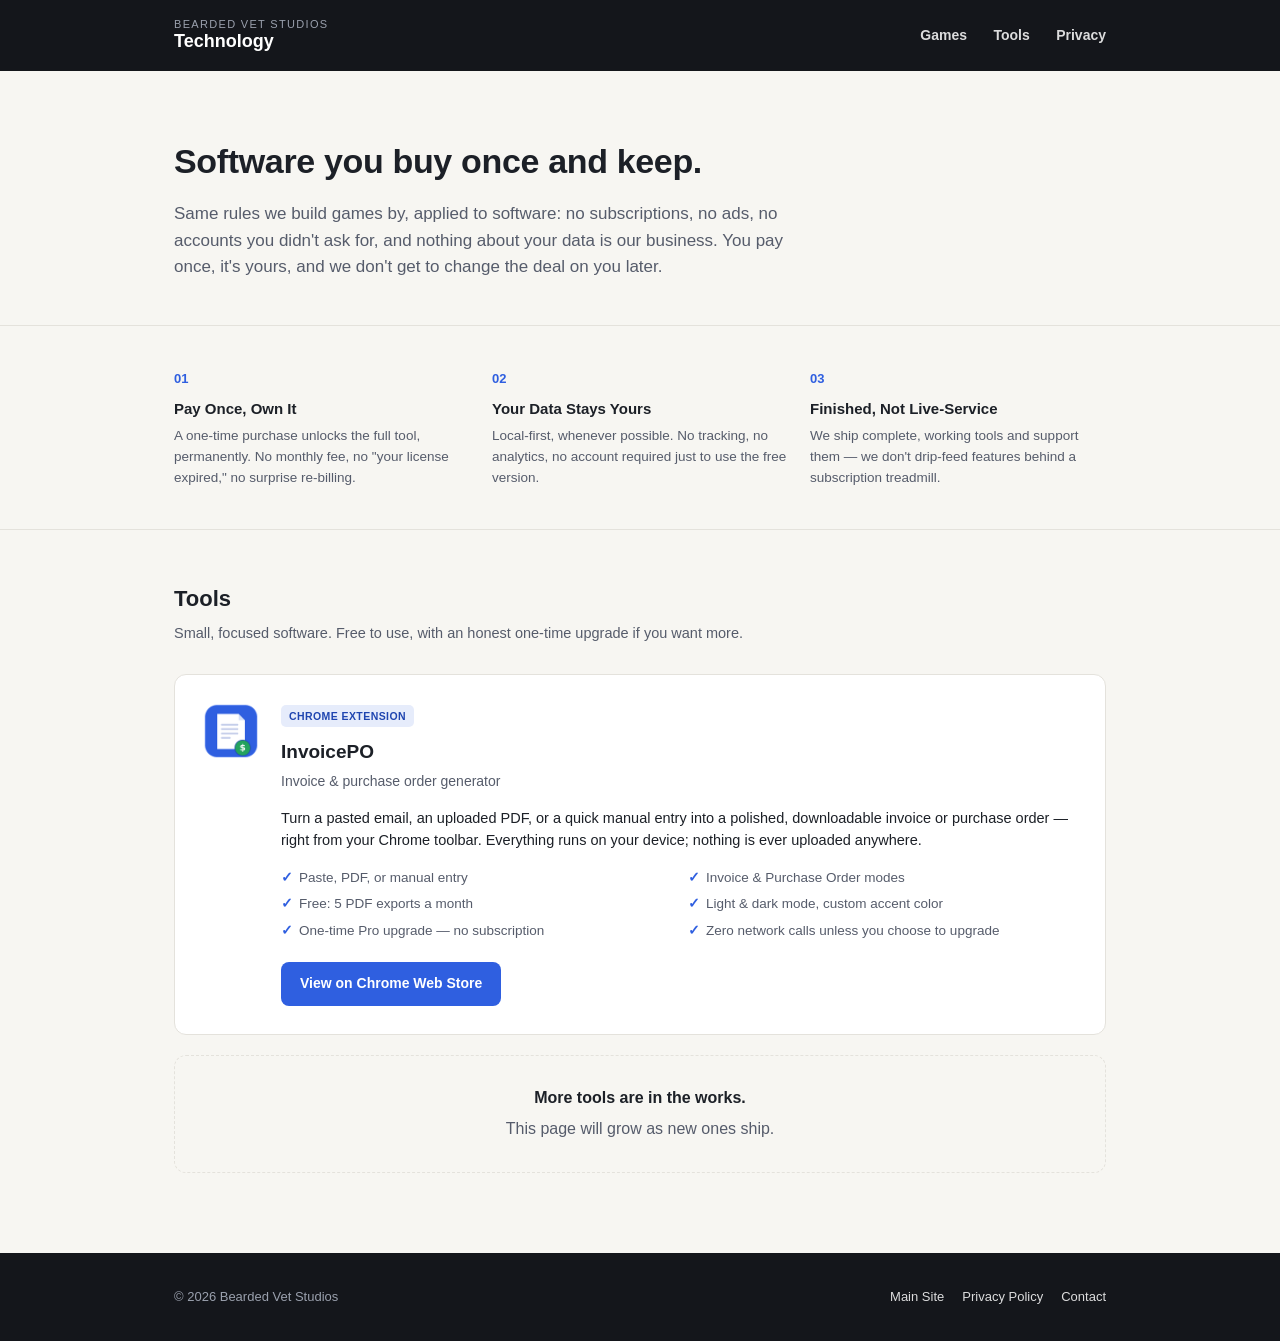
<file: index.html>
<!DOCTYPE html>
<html lang="en">
<head>
<meta charset="UTF-8" />
<meta name="viewport" content="width=device-width, initial-scale=1" />
<title>Bearded Vet Studios — Technology</title>
<meta name="description" content="Software from Bearded Vet Studios: pay once, own it, no subscriptions, no ads, no accounts you didn't ask for." />
<link rel="icon" href="assets/invoicepo-icon.png" />
<link rel="stylesheet" href="assets/style.css" />
</head>
<body>

  <div class="topbar">
    <div class="wrap">
      <div class="site-id">
        <span class="kicker">Bearded Vet Studios</span>
        <span class="wordmark">Technology</span>
      </div>
      <nav>
        <a href="https://beardedvetstudios.com/">Games</a>
        <a href="#tools">Tools</a>
        <a href="/privacy/">Privacy</a>
      </nav>
    </div>
  </div>

  <header class="hero">
    <div class="wrap">
      <h1>Software you buy once and keep.</h1>
      <p class="lede">
        Same rules we build games by, applied to software: no subscriptions,
        no ads, no accounts you didn't ask for, and nothing about your data
        is our business. You pay once, it's yours, and we don't get to
        change the deal on you later.
      </p>
    </div>
  </header>

  <section class="philosophy">
    <div class="wrap">
      <div class="philosophy-grid">
        <div class="philosophy-item">
          <span class="mark">01</span>
          <h3>Pay Once, Own It</h3>
          <p>A one-time purchase unlocks the full tool, permanently. No monthly fee, no "your license expired," no surprise re-billing.</p>
        </div>
        <div class="philosophy-item">
          <span class="mark">02</span>
          <h3>Your Data Stays Yours</h3>
          <p>Local-first, whenever possible. No tracking, no analytics, no account required just to use the free version.</p>
        </div>
        <div class="philosophy-item">
          <span class="mark">03</span>
          <h3>Finished, Not Live-Service</h3>
          <p>We ship complete, working tools and support them — we don't drip-feed features behind a subscription treadmill.</p>
        </div>
      </div>
    </div>
  </section>

  <section class="tools" id="tools">
    <div class="wrap">
      <h2>Tools</h2>
      <p class="section-sub">Small, focused software. Free to use, with an honest one-time upgrade if you want more.</p>

      <div class="tool-card">
        <img class="tool-icon" src="assets/invoicepo-icon.png" alt="InvoicePO icon" />
        <div>
          <span class="badge">Chrome Extension</span>
          <h3>InvoicePO</h3>
          <p class="tool-tagline">Invoice &amp; purchase order generator</p>
          <p class="tool-desc">
            Turn a pasted email, an uploaded PDF, or a quick manual entry into
            a polished, downloadable invoice or purchase order — right from
            your Chrome toolbar. Everything runs on your device; nothing is
            ever uploaded anywhere.
          </p>
          <ul class="tool-features">
            <li>Paste, PDF, or manual entry</li>
            <li>Invoice &amp; Purchase Order modes</li>
            <li>Free: 5 PDF exports a month</li>
            <li>Light &amp; dark mode, custom accent color</li>
            <li>One-time Pro upgrade — no subscription</li>
            <li>Zero network calls unless you choose to upgrade</li>
          </ul>
          <div class="tool-actions">
            <a class="btn primary" href="https://chromewebstore.google.com/detail/invoicepo-%E2%80%94-invoice-purch/odlolfingmdmchoendoijcafenkbcepe" target="_blank" rel="noopener">View on Chrome Web Store</a>
          </div>
        </div>
      </div>

      <div class="tool-card ghost">
        <strong>More tools are in the works.</strong>
        <p style="margin:6px 0 0;">This page will grow as new ones ship.</p>
      </div>
    </div>
  </section>

  <footer>
    <div class="wrap">
      <span>&copy; 2026 Bearded Vet Studios</span>
      <div class="footer-links">
        <a href="https://beardedvetstudios.com/">Main Site</a>
        <a href="/privacy/">Privacy Policy</a>
        <a href="mailto:beardedvetstudios@gmail.com">Contact</a>
      </div>
    </div>
  </footer>

</body>
</html>
</file>
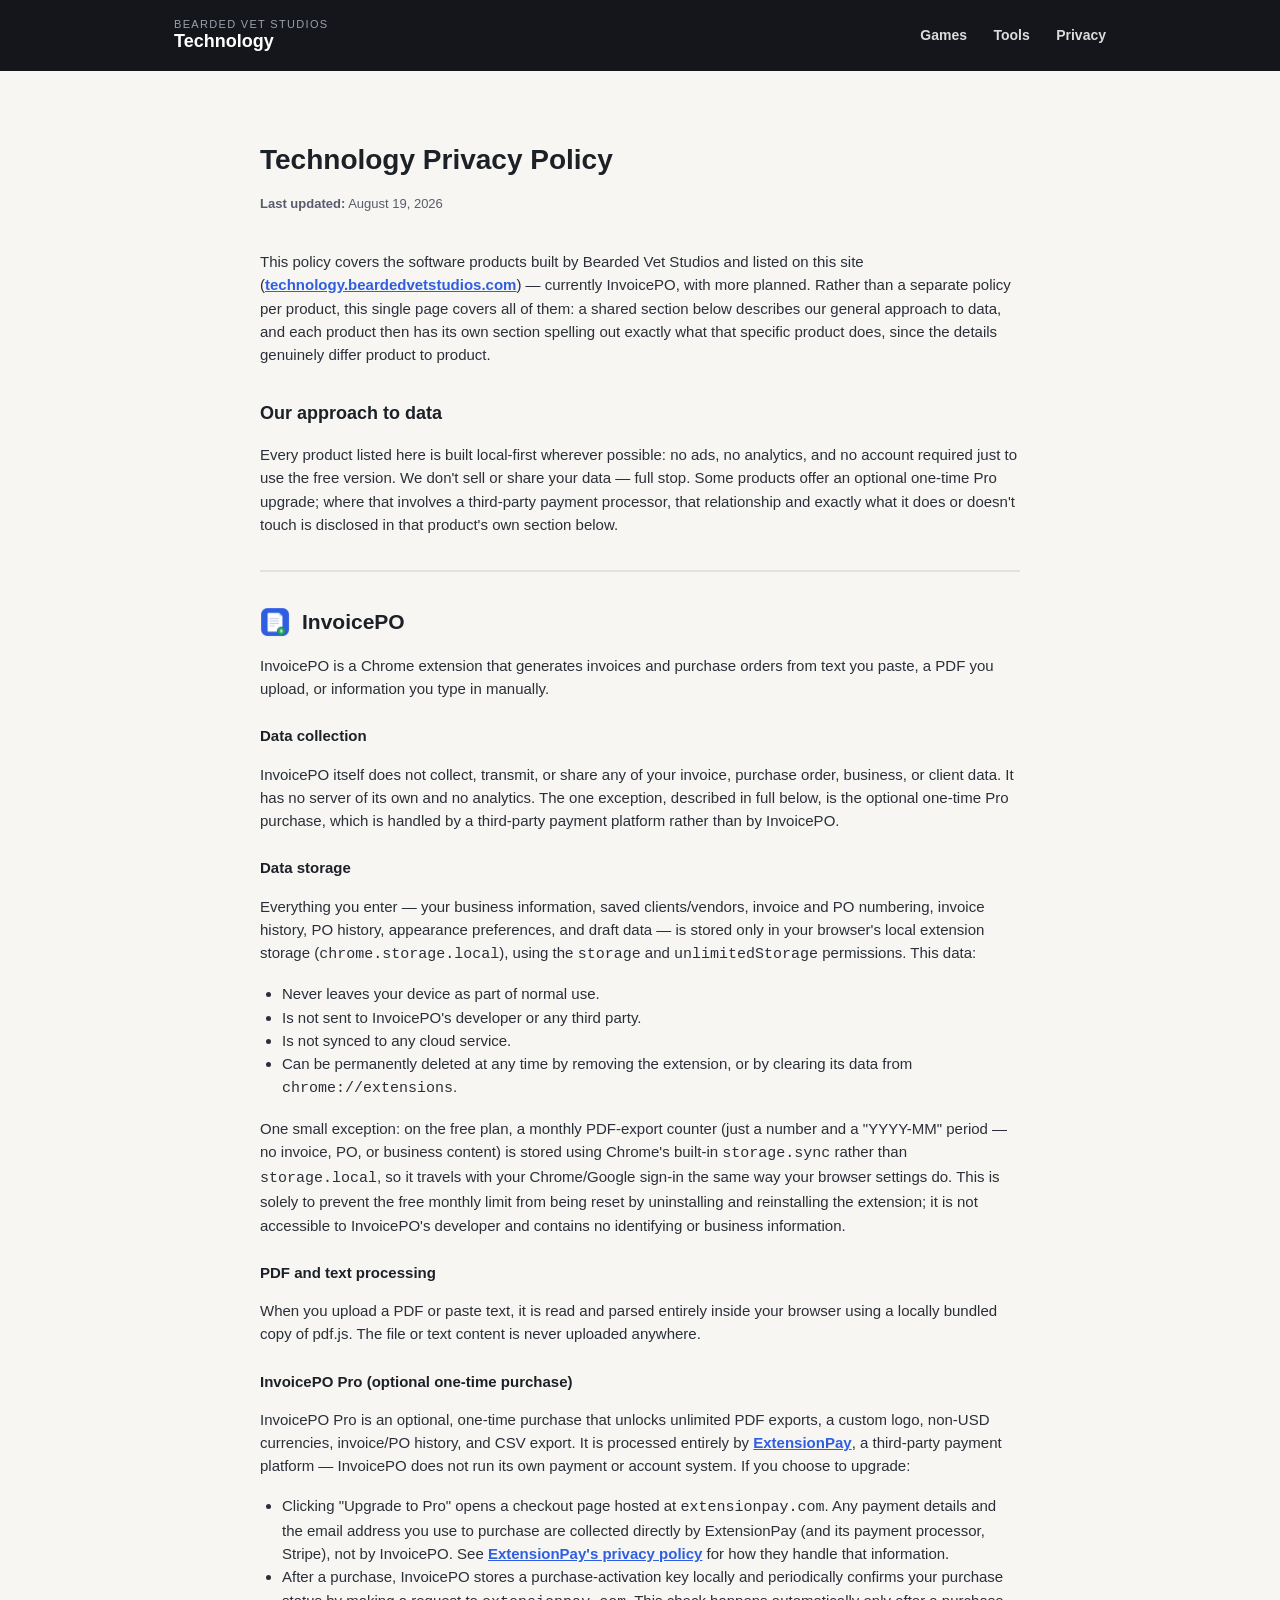
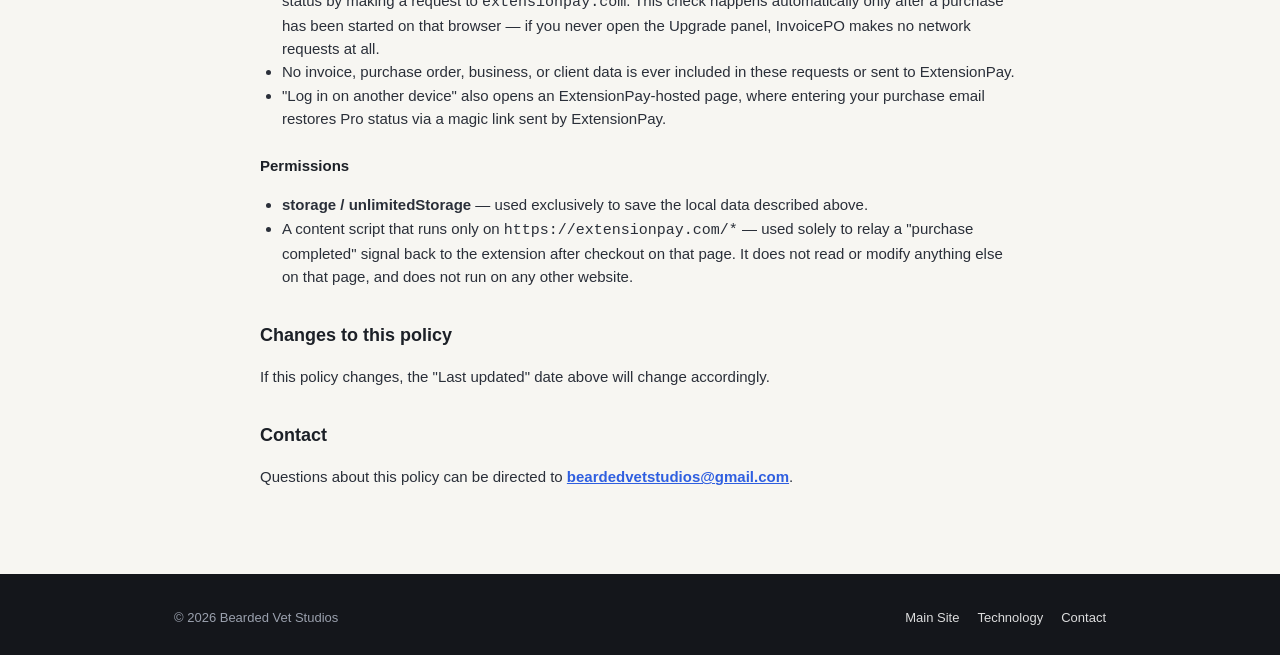
<file: privacy/index.html>
<!DOCTYPE html>
<html lang="en">
<head>
<meta charset="UTF-8" />
<meta name="viewport" content="width=device-width, initial-scale=1" />
<title>Privacy Policy | Bearded Vet Studios Technology</title>
<meta name="description" content="Privacy policy covering the software products built by Bearded Vet Studios, including InvoicePO." />
<link rel="icon" href="../assets/invoicepo-icon.png" />
<link rel="stylesheet" href="../assets/style.css" />
</head>
<body>

  <div class="topbar">
    <div class="wrap">
      <div class="site-id">
        <span class="kicker">Bearded Vet Studios</span>
        <span class="wordmark">Technology</span>
      </div>
      <nav>
        <a href="https://beardedvetstudios.com/">Games</a>
        <a href="/#tools">Tools</a>
        <a href="/privacy/">Privacy</a>
      </nav>
    </div>
  </div>

  <main class="wrap page-content">
    <h1>Technology Privacy Policy</h1>
    <p class="updated"><strong>Last updated:</strong> August 19, 2026</p>

    <p>
      This policy covers the software products built by Bearded Vet
      Studios and listed on this site
      (<a href="/">technology.beardedvetstudios.com</a>) — currently
      InvoicePO, with more planned. Rather than a separate policy per
      product, this single page covers all of them: a shared section below
      describes our general approach to data, and each product then has its
      own section spelling out exactly what that specific product does,
      since the details genuinely differ product to product.
    </p>

    <h2>Our approach to data</h2>
    <p>
      Every product listed here is built local-first wherever possible: no
      ads, no analytics, and no account required just to use the free
      version. We don't sell or share your data — full stop. Some products
      offer an optional one-time Pro upgrade; where that involves a
      third-party payment processor, that relationship and exactly what it
      does or doesn't touch is disclosed in that product's own section
      below.
    </p>

    <!-- ============================================================
         InvoicePO
         Add a new .product-policy block like this one for each future
         product — keep the shared sections above/below common to all.
         ============================================================ -->
    <section class="product-policy">
      <div class="product-heading">
        <img src="../assets/invoicepo-icon.png" alt="" />
        <h2>InvoicePO</h2>
      </div>
      <p>
        InvoicePO is a Chrome extension that generates invoices and
        purchase orders from text you paste, a PDF you upload, or
        information you type in manually.
      </p>

      <h3>Data collection</h3>
      <p>
        InvoicePO itself does not collect, transmit, or share any of
        your invoice, purchase order, business, or client data. It has no
        server of its own and no analytics. The one exception, described in
        full below, is the optional one-time Pro purchase, which is handled
        by a third-party payment platform rather than by InvoicePO.
      </p>

      <h3>Data storage</h3>
      <p>
        Everything you enter — your business information, saved
        clients/vendors, invoice and PO numbering, invoice history, PO
        history, appearance preferences, and draft data — is stored only in
        your browser's local extension storage (<code>chrome.storage.local</code>),
        using the <code>storage</code> and <code>unlimitedStorage</code>
        permissions. This data:
      </p>
      <ul>
        <li>Never leaves your device as part of normal use.</li>
        <li>Is not sent to InvoicePO's developer or any third party.</li>
        <li>Is not synced to any cloud service.</li>
        <li>Can be permanently deleted at any time by removing the extension, or by clearing its data from <code>chrome://extensions</code>.</li>
      </ul>
      <p>
        One small exception: on the free plan, a monthly PDF-export counter
        (just a number and a "YYYY-MM" period — no invoice, PO, or business
        content) is stored using Chrome's built-in <code>storage.sync</code>
        rather than <code>storage.local</code>, so it travels with your
        Chrome/Google sign-in the same way your browser settings do. This
        is solely to prevent the free monthly limit from being reset by
        uninstalling and reinstalling the extension; it is not accessible
        to InvoicePO's developer and contains no identifying or business
        information.
      </p>

      <h3>PDF and text processing</h3>
      <p>
        When you upload a PDF or paste text, it is read and parsed entirely
        inside your browser using a locally bundled copy of pdf.js. The
        file or text content is never uploaded anywhere.
      </p>

      <h3>InvoicePO Pro (optional one-time purchase)</h3>
      <p>
        InvoicePO Pro is an optional, one-time purchase that unlocks
        unlimited PDF exports, a custom logo, non-USD currencies,
        invoice/PO history, and CSV export. It is processed entirely by
        <a href="https://extensionpay.com" target="_blank" rel="noopener">ExtensionPay</a>,
        a third-party payment platform — InvoicePO does not run its own
        payment or account system. If you choose to upgrade:
      </p>
      <ul>
        <li>
          Clicking "Upgrade to Pro" opens a checkout page hosted at
          <code>extensionpay.com</code>. Any payment details and the email
          address you use to purchase are collected directly by
          ExtensionPay (and its payment processor, Stripe), not by
          InvoicePO. See
          <a href="https://extensionpay.com/privacy.html" target="_blank" rel="noopener">ExtensionPay's privacy policy</a>
          for how they handle that information.
        </li>
        <li>
          After a purchase, InvoicePO stores a purchase-activation key
          locally and periodically confirms your purchase status by making
          a request to <code>extensionpay.com</code>. This check happens
          automatically only after a purchase has been started on that
          browser — if you never open the Upgrade panel, InvoicePO makes
          no network requests at all.
        </li>
        <li>No invoice, purchase order, business, or client data is ever included in these requests or sent to ExtensionPay.</li>
        <li>
          "Log in on another device" also opens an ExtensionPay-hosted
          page, where entering your purchase email restores Pro status via
          a magic link sent by ExtensionPay.
        </li>
      </ul>

      <h3>Permissions</h3>
      <ul>
        <li><strong>storage / unlimitedStorage</strong> — used exclusively to save the local data described above.</li>
        <li>
          A content script that runs only on <code>https://extensionpay.com/*</code>
          — used solely to relay a "purchase completed" signal back to the
          extension after checkout on that page. It does not read or
          modify anything else on that page, and does not run on any other
          website.
        </li>
      </ul>
    </section>
    <!-- ==================== end InvoicePO ==================== -->

    <h2>Changes to this policy</h2>
    <p>If this policy changes, the "Last updated" date above will change accordingly.</p>

    <h2>Contact</h2>
    <p>Questions about this policy can be directed to <a href="mailto:beardedvetstudios@gmail.com">beardedvetstudios@gmail.com</a>.</p>
  </main>

  <footer>
    <div class="wrap">
      <span>&copy; 2026 Bearded Vet Studios</span>
      <div class="footer-links">
        <a href="https://beardedvetstudios.com/">Main Site</a>
        <a href="/">Technology</a>
        <a href="mailto:beardedvetstudios@gmail.com">Contact</a>
      </div>
    </div>
  </footer>

</body>
</html>
</file>
<file: assets/style.css>
/* Bearded Vet Studios — Technology
   Shared stylesheet for the hub page and the privacy policy page.
   No build step, no external fonts/CDNs — self-contained on purpose,
   same "no unnecessary dependencies" philosophy as the tools listed here. */

:root {
  --ink: #1c2027;
  --ink-soft: #565c6b;
  --line: #e4e2dc;
  --bg: #f7f6f2;
  --panel: #ffffff;
  --brand: #2f5fe0;      /* matches InvoicePO's default accent color */
  --brand-dark: #1f45b0;
  --dark: #14161b;       /* header/footer — the "rugged" register */
  --dark-soft: #9aa0ad;
  --radius: 12px;
}

* { box-sizing: border-box; }

html { scroll-behavior: smooth; }

body {
  margin: 0;
  font-family: -apple-system, BlinkMacSystemFont, "Segoe UI", Roboto, Helvetica, Arial, sans-serif;
  background: var(--bg);
  color: var(--ink);
  line-height: 1.55;
}

a { color: var(--brand); }

.wrap {
  max-width: 980px;
  margin: 0 auto;
  padding: 0 24px;
}

/* ---- top bar --------------------------------------------------------- */
.topbar {
  background: var(--dark);
  color: #fff;
}
.topbar .wrap {
  display: flex;
  align-items: center;
  justify-content: space-between;
  padding: 18px 24px;
  gap: 16px;
  flex-wrap: wrap;
}
.topbar .site-id {
  display: flex;
  flex-direction: column;
  line-height: 1.2;
}
.topbar .kicker {
  font-size: 11px;
  letter-spacing: 0.12em;
  text-transform: uppercase;
  color: var(--dark-soft);
}
.topbar .wordmark {
  font-size: 18px;
  font-weight: 800;
  color: #fff;
}
.topbar nav a {
  color: #fff;
  text-decoration: none;
  font-size: 14px;
  font-weight: 600;
  margin-left: 22px;
  opacity: 0.85;
}
.topbar nav a:hover { opacity: 1; text-decoration: underline; }

/* ---- hero -------------------------------------------------------------- */
.hero {
  padding: 64px 0 44px;
  border-bottom: 1px solid var(--line);
}
.hero h1 {
  font-size: 34px;
  margin: 0 0 14px;
  max-width: 720px;
  letter-spacing: -0.01em;
}
.hero p.lede {
  font-size: 17px;
  color: var(--ink-soft);
  max-width: 620px;
  margin: 0;
}

/* ---- philosophy strip --------------------------------------------------- */
.philosophy {
  padding: 40px 0;
  border-bottom: 1px solid var(--line);
}
.philosophy-grid {
  display: grid;
  grid-template-columns: repeat(3, 1fr);
  gap: 22px;
}
.philosophy-item h3 {
  font-size: 15px;
  margin: 0 0 6px;
}
.philosophy-item p {
  font-size: 13.5px;
  color: var(--ink-soft);
  margin: 0;
}
.philosophy-item .mark {
  display: inline-block;
  font-size: 13px;
  color: var(--brand);
  font-weight: 800;
  margin-bottom: 8px;
}

/* ---- tools section ------------------------------------------------------ */
.tools {
  padding: 52px 0 60px;
}
.tools h2 {
  font-size: 22px;
  margin: 0 0 6px;
}
.tools .section-sub {
  color: var(--ink-soft);
  font-size: 14.5px;
  margin: 0 0 30px;
}

.tool-card {
  background: var(--panel);
  border: 1px solid var(--line);
  border-radius: var(--radius);
  padding: 28px;
  display: flex;
  gap: 22px;
  align-items: flex-start;
  margin-bottom: 20px;
}
.tool-card .tool-icon {
  width: 56px;
  height: 56px;
  border-radius: 12px;
  flex-shrink: 0;
}
.tool-card h3 {
  margin: 0 0 4px;
  font-size: 19px;
}
.tool-card .tool-tagline {
  color: var(--ink-soft);
  font-size: 14px;
  margin: 0 0 14px;
}
.tool-card p.tool-desc {
  margin: 0 0 16px;
  font-size: 14.5px;
}
.tool-features {
  list-style: none;
  padding: 0;
  margin: 0 0 20px;
  display: grid;
  grid-template-columns: 1fr 1fr;
  gap: 6px 18px;
}
.tool-features li {
  font-size: 13.5px;
  color: var(--ink-soft);
  padding-left: 18px;
  position: relative;
}
.tool-features li::before {
  content: "✓";
  position: absolute;
  left: 0;
  color: var(--brand);
  font-weight: 700;
}
.tool-actions {
  display: flex;
  align-items: center;
  gap: 14px;
  flex-wrap: wrap;
}

.badge {
  display: inline-block;
  font-size: 10.5px;
  font-weight: 800;
  letter-spacing: 0.04em;
  text-transform: uppercase;
  background: color-mix(in srgb, var(--brand) 12%, white);
  color: var(--brand-dark);
  border-radius: 5px;
  padding: 3px 8px;
  margin-bottom: 10px;
}

.btn {
  display: inline-block;
  padding: 10px 18px;
  border-radius: 8px;
  font-size: 14px;
  font-weight: 700;
  text-decoration: none;
  border: 1px solid transparent;
}
.btn.primary { background: var(--brand); color: #fff; }
.btn.primary:hover { background: var(--brand-dark); }
.btn.subtle { background: transparent; color: var(--ink); border-color: var(--line); }
.btn.subtle:hover { background: var(--bg); }
.btn.disabled {
  background: #e9e9ee;
  color: #9296a3;
  pointer-events: none;
  cursor: default;
}
.coming-soon-note {
  font-size: 12.5px;
  color: var(--ink-soft);
}

/* ---- ghost "more coming" card -------------------------------------------- */
.tool-card.ghost {
  border-style: dashed;
  background: transparent;
  color: var(--ink-soft);
  justify-content: center;
  text-align: center;
  display: block;
  padding: 30px;
}
.tool-card.ghost strong { color: var(--ink); }

/* ---- generic content page (privacy policy) ------------------------------- */
.page-content {
  padding: 48px 0 70px;
  max-width: 760px;
}
.page-content h1 { font-size: 28px; margin-bottom: 4px; }
.page-content .updated { color: var(--ink-soft); font-size: 13px; margin-bottom: 36px; }
.page-content h2 { font-size: 18px; margin-top: 34px; }
.page-content h3 { font-size: 15px; margin-top: 24px; margin-bottom: 6px; }
.page-content p, .page-content li { font-size: 15px; color: #2a2f39; }
.page-content ul { padding-left: 22px; }
.page-content a { font-weight: 600; }

/* Each covered product gets its own clearly-separated block, so this stays
   a single shared policy (one URL, one doc to keep in sync) while every
   product's specific data practices are still spelled out individually —
   required for the policy to stay accurate per-listing, not just general. */
.product-policy {
  margin-top: 50px;
  padding-top: 34px;
  border-top: 2px solid var(--line);
}
.product-policy:first-of-type { margin-top: 34px; }
.product-heading {
  display: flex;
  align-items: center;
  gap: 12px;
  margin-bottom: 4px;
}
.product-heading img { width: 30px; height: 30px; border-radius: 7px; }
.product-heading h2 { margin: 0; font-size: 21px; }

/* ---- footer -------------------------------------------------------------- */
footer {
  background: var(--dark);
  color: var(--dark-soft);
  padding: 34px 0;
  font-size: 13px;
}
footer .wrap {
  display: flex;
  justify-content: space-between;
  align-items: center;
  gap: 16px;
  flex-wrap: wrap;
}
footer a { color: #fff; text-decoration: none; opacity: 0.85; }
footer a:hover { opacity: 1; text-decoration: underline; }
footer .footer-links { display: flex; gap: 18px; flex-wrap: wrap; }

@media (max-width: 720px) {
  .philosophy-grid { grid-template-columns: 1fr; }
  .tool-card { flex-direction: column; }
  .tool-features { grid-template-columns: 1fr; }
  .hero h1 { font-size: 27px; }
}
</file>
